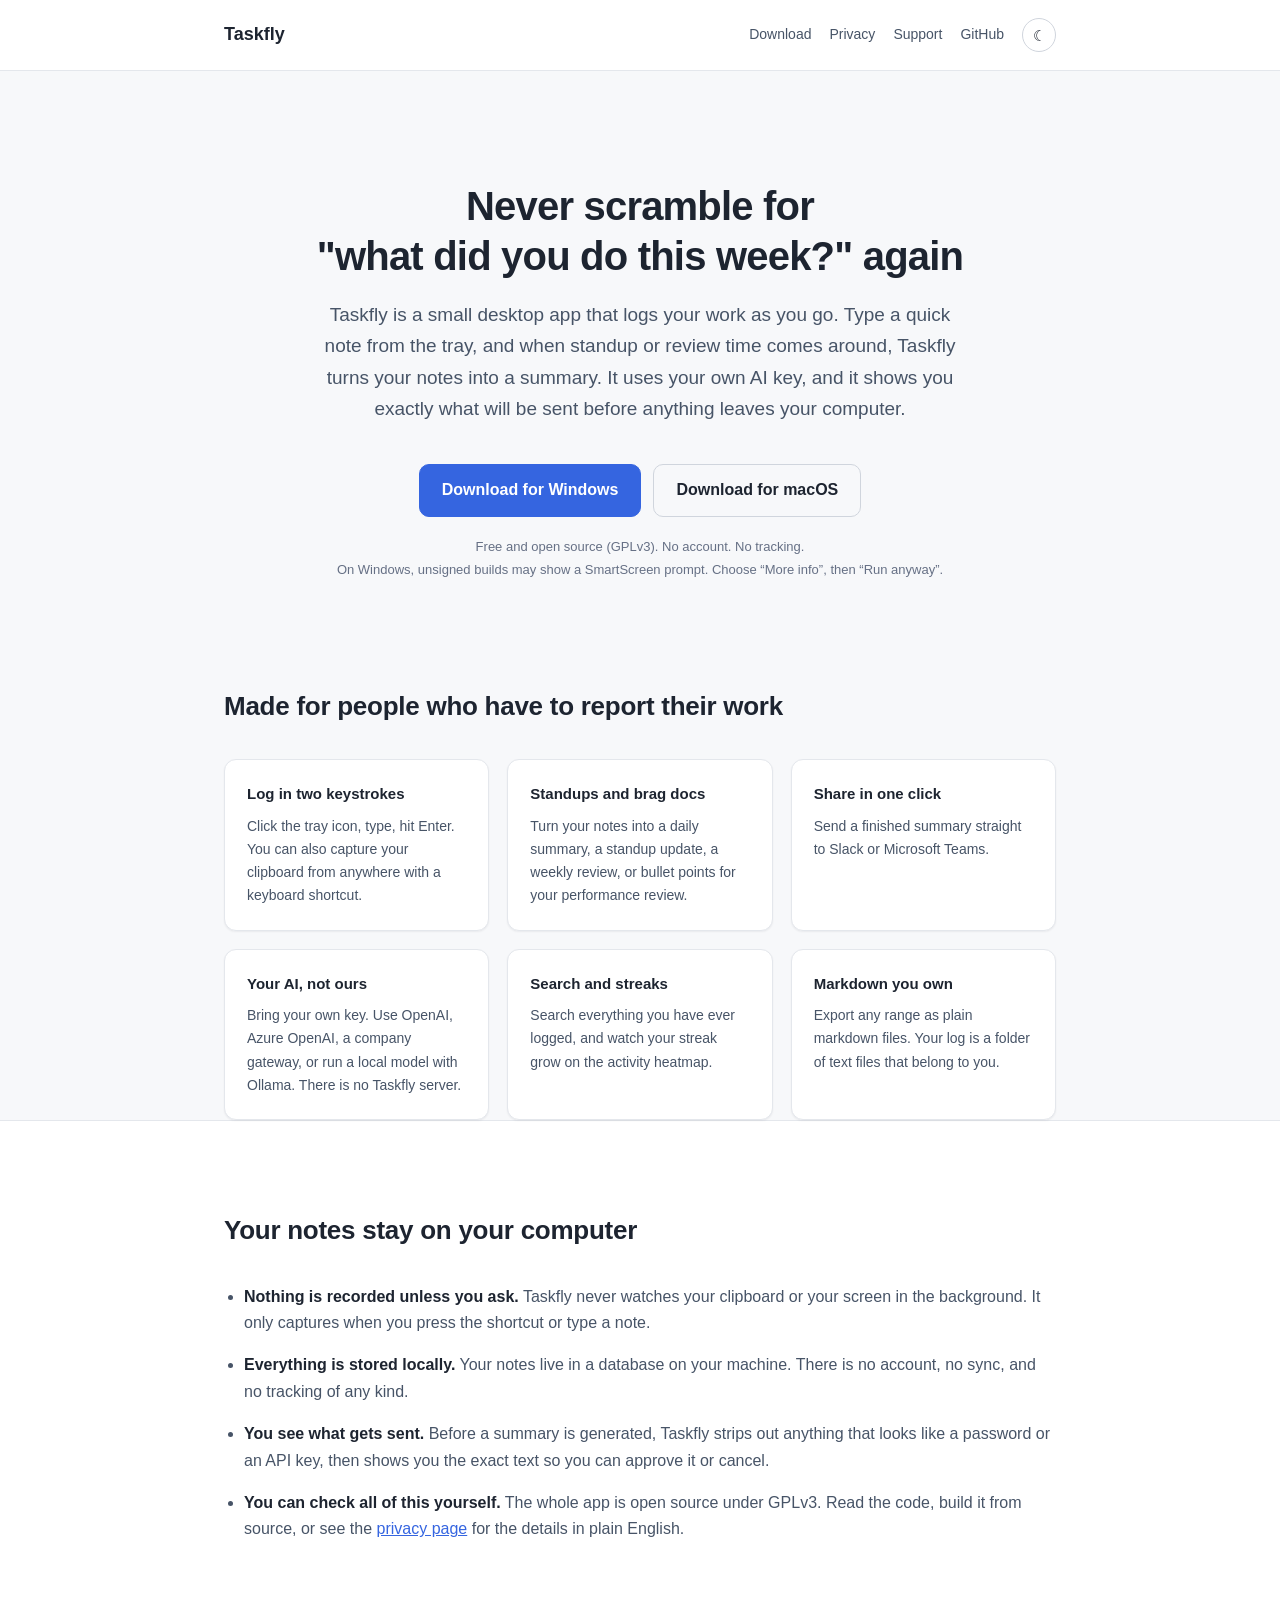
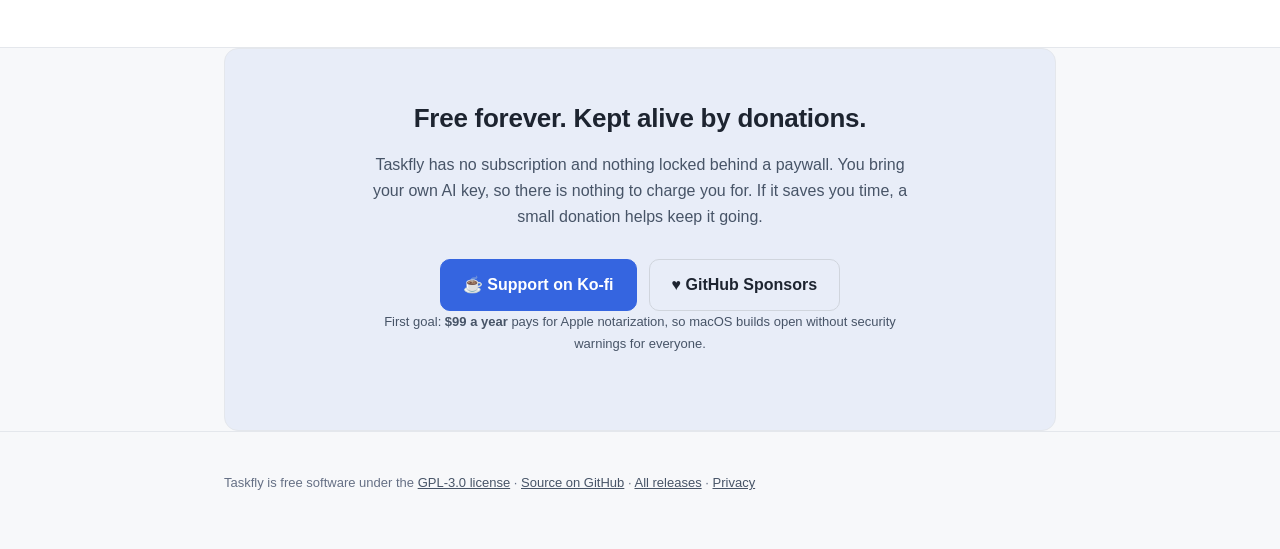
<file: index.html>
<!doctype html>
<html lang="en">
<head>
  <meta charset="utf-8" />
  <meta name="viewport" content="width=device-width, initial-scale=1" />
  <title>Taskfly: your work log, written as you go</title>
  <meta name="description" content="A free, open source (GPLv3) desktop app that logs what you did and writes your standups, weekly reviews, and brag docs. Uses your own AI key. Nothing leaves your computer without your review." />
  <link rel="stylesheet" href="styles.css" />
  <script>
    // Apply a saved theme before first paint to avoid a flash.
    try {
      const t = localStorage.getItem("taskfly-theme");
      if (t) document.documentElement.dataset.theme = t;
    } catch (e) {}
  </script>
</head>
<body>
  <header class="site">
    <div class="wrap">
      <a class="logo" href="index.html">Taskfly</a>
      <nav class="top">
        <a href="#download">Download</a>
        <a href="privacy.html">Privacy</a>
        <a href="#support">Support</a>
        <a id="nav-github" href="#">GitHub</a>
        <button id="theme-toggle" class="theme-toggle" aria-label="Switch between light and dark mode">☾</button>
      </nav>
    </div>
  </header>

  <main>
    <section class="hero wrap">
      <h1>Never scramble for<br />"what did you do this week?" again</h1>
      <p class="tag">
        Taskfly is a small desktop app that logs your work as you go. Type a quick
        note from the tray, and when standup or review time comes around, Taskfly
        turns your notes into a summary. It uses your own AI key, and it shows you
        exactly what will be sent before anything leaves your computer.
      </p>
      <div class="download-row" id="download">
        <a class="btn" id="dl-mac" href="#">Download for macOS</a>
        <a class="btn ghost" id="dl-win" href="#">Download for Windows</a>
      </div>
      <p class="download-note">
        Free and open source (GPLv3). No account. No tracking.<br />
        <span id="gatekeeper-note">On macOS, builds are not notarized yet. The first time, right-click the app
        and choose <code class="kbd">Open</code>.</span>
      </p>
    </section>

    <section class="wrap">
      <h2>Made for people who have to report their work</h2>
      <div class="grid">
        <div class="card"><h3>Log in two keystrokes</h3><p>Click the tray icon, type, hit Enter. You can also capture your clipboard from anywhere with a keyboard shortcut.</p></div>
        <div class="card"><h3>Standups and brag docs</h3><p>Turn your notes into a daily summary, a standup update, a weekly review, or bullet points for your performance review.</p></div>
        <div class="card"><h3>Share in one click</h3><p>Send a finished summary straight to Slack or Microsoft Teams.</p></div>
        <div class="card"><h3>Your AI, not ours</h3><p>Bring your own key. Use OpenAI, Azure OpenAI, a company gateway, or run a local model with Ollama. There is no Taskfly server.</p></div>
        <div class="card"><h3>Search and streaks</h3><p>Search everything you have ever logged, and watch your streak grow on the activity heatmap.</p></div>
        <div class="card"><h3>Markdown you own</h3><p>Export any range as plain markdown files. Your log is a folder of text files that belong to you.</p></div>
      </div>
    </section>

    <section class="trust">
      <div class="wrap">
        <h2>Your notes stay on your computer</h2>
        <ul>
          <li><strong>Nothing is recorded unless you ask.</strong> Taskfly never watches your clipboard or your screen in the background. It only captures when you press the shortcut or type a note.</li>
          <li><strong>Everything is stored locally.</strong> Your notes live in a database on your machine. There is no account, no sync, and no tracking of any kind.</li>
          <li><strong>You see what gets sent.</strong> Before a summary is generated, Taskfly strips out anything that looks like a password or an API key, then shows you the exact text so you can approve it or cancel.</li>
          <li><strong>You can check all of this yourself.</strong> The whole app is open source under GPLv3. Read the code, build it from source, or see the <a href="privacy.html">privacy page</a> for the details in plain English.</li>
        </ul>
      </div>
    </section>

    <section class="wrap" id="support">
      <div class="support-box">
        <h2>Free forever. Kept alive by donations.</h2>
        <p>
          Taskfly has no subscription and nothing locked behind a paywall. You bring
          your own AI key, so there is nothing to charge you for. If it saves you
          time, a small donation helps keep it going.
        </p>
        <div class="download-row">
          <a class="btn" id="donate-kofi" href="#">☕ Support on Ko-fi</a>
          <a class="btn ghost" id="donate-sponsors" href="#">♥ GitHub Sponsors</a>
        </div>
        <p class="milestone">
          First goal: <strong>$99 a year</strong> pays for Apple notarization, so macOS
          builds open without security warnings for everyone.
        </p>
      </div>
    </section>
  </main>

  <footer class="site">
    <div class="wrap">
      Taskfly is free software under the <a id="foot-license" href="#">GPL-3.0 license</a> ·
      <a id="foot-github" href="#">Source on GitHub</a> ·
      <a id="foot-releases" href="#">All releases</a> ·
      <a href="privacy.html">Privacy</a>
    </div>
  </footer>

  <script>
    // ---- EDIT THESE before publishing ----
    const CONFIG = {
      github: "b-mian/taskfly", // owner/repo
      kofi: "https://ko-fi.com/bilalmian_taskfly",               // Ko-fi page URL; button stays hidden until set
      sponsors: "https://github.com/sponsors/b-mian", // set null to hide until enabled
      // Set these to the exact asset names once your first release exists,
      // or leave null to send users to the releases page.
      macAsset: null,  // e.g. "Taskfly_0.2.0_aarch64.dmg"
      winAsset: null,  // e.g. "Taskfly_0.2.0_x64-setup.exe"
    };
    // --------------------------------------

    const gh = `https://github.com/${CONFIG.github}`;
    const releases = `${gh}/releases`;
    const latest = (asset) =>
      asset ? `${gh}/releases/latest/download/${asset}` : `${releases}/latest`;

    document.getElementById("dl-mac").href = latest(CONFIG.macAsset);
    document.getElementById("dl-win").href = latest(CONFIG.winAsset);
    // Donation buttons are hidden until their URLs are configured, so no one
    // ever lands on a wrong or unclaimed page.
    const setOrHide = (id, url) => {
      const el = document.getElementById(id);
      if (url) el.href = url;
      else el.style.display = "none";
    };
    setOrHide("donate-kofi", CONFIG.kofi);
    setOrHide("donate-sponsors", CONFIG.sponsors);
    for (const id of ["nav-github", "foot-github"]) document.getElementById(id).href = gh;
    document.getElementById("foot-releases").href = releases;
    document.getElementById("foot-license").href = `${gh}/blob/main/LICENSE`;

    // Put the visitor's own OS first.
    const isMac = /Mac/i.test(navigator.platform || navigator.userAgent);
    if (!isMac) {
      const mac = document.getElementById("dl-mac");
      const win = document.getElementById("dl-win");
      mac.classList.add("ghost");
      win.classList.remove("ghost");
      win.parentNode.insertBefore(win, mac);
      document.getElementById("gatekeeper-note").textContent =
        "On Windows, unsigned builds may show a SmartScreen prompt. Choose “More info”, then “Run anyway”.";
    }

    // Light/dark toggle. Saved choice beats the OS setting.
    (function () {
      const root = document.documentElement;
      const btn = document.getElementById("theme-toggle");
      const isDark = () =>
        root.dataset.theme
          ? root.dataset.theme === "dark"
          : matchMedia("(prefers-color-scheme: dark)").matches;
      const paint = () => {
        btn.textContent = isDark() ? "☀" : "☾";
      };
      btn.addEventListener("click", () => {
        root.dataset.theme = isDark() ? "light" : "dark";
        try {
          localStorage.setItem("taskfly-theme", root.dataset.theme);
        } catch (e) {}
        paint();
      });
      paint();
    })();
  </script>
</body>
</html>
</file>
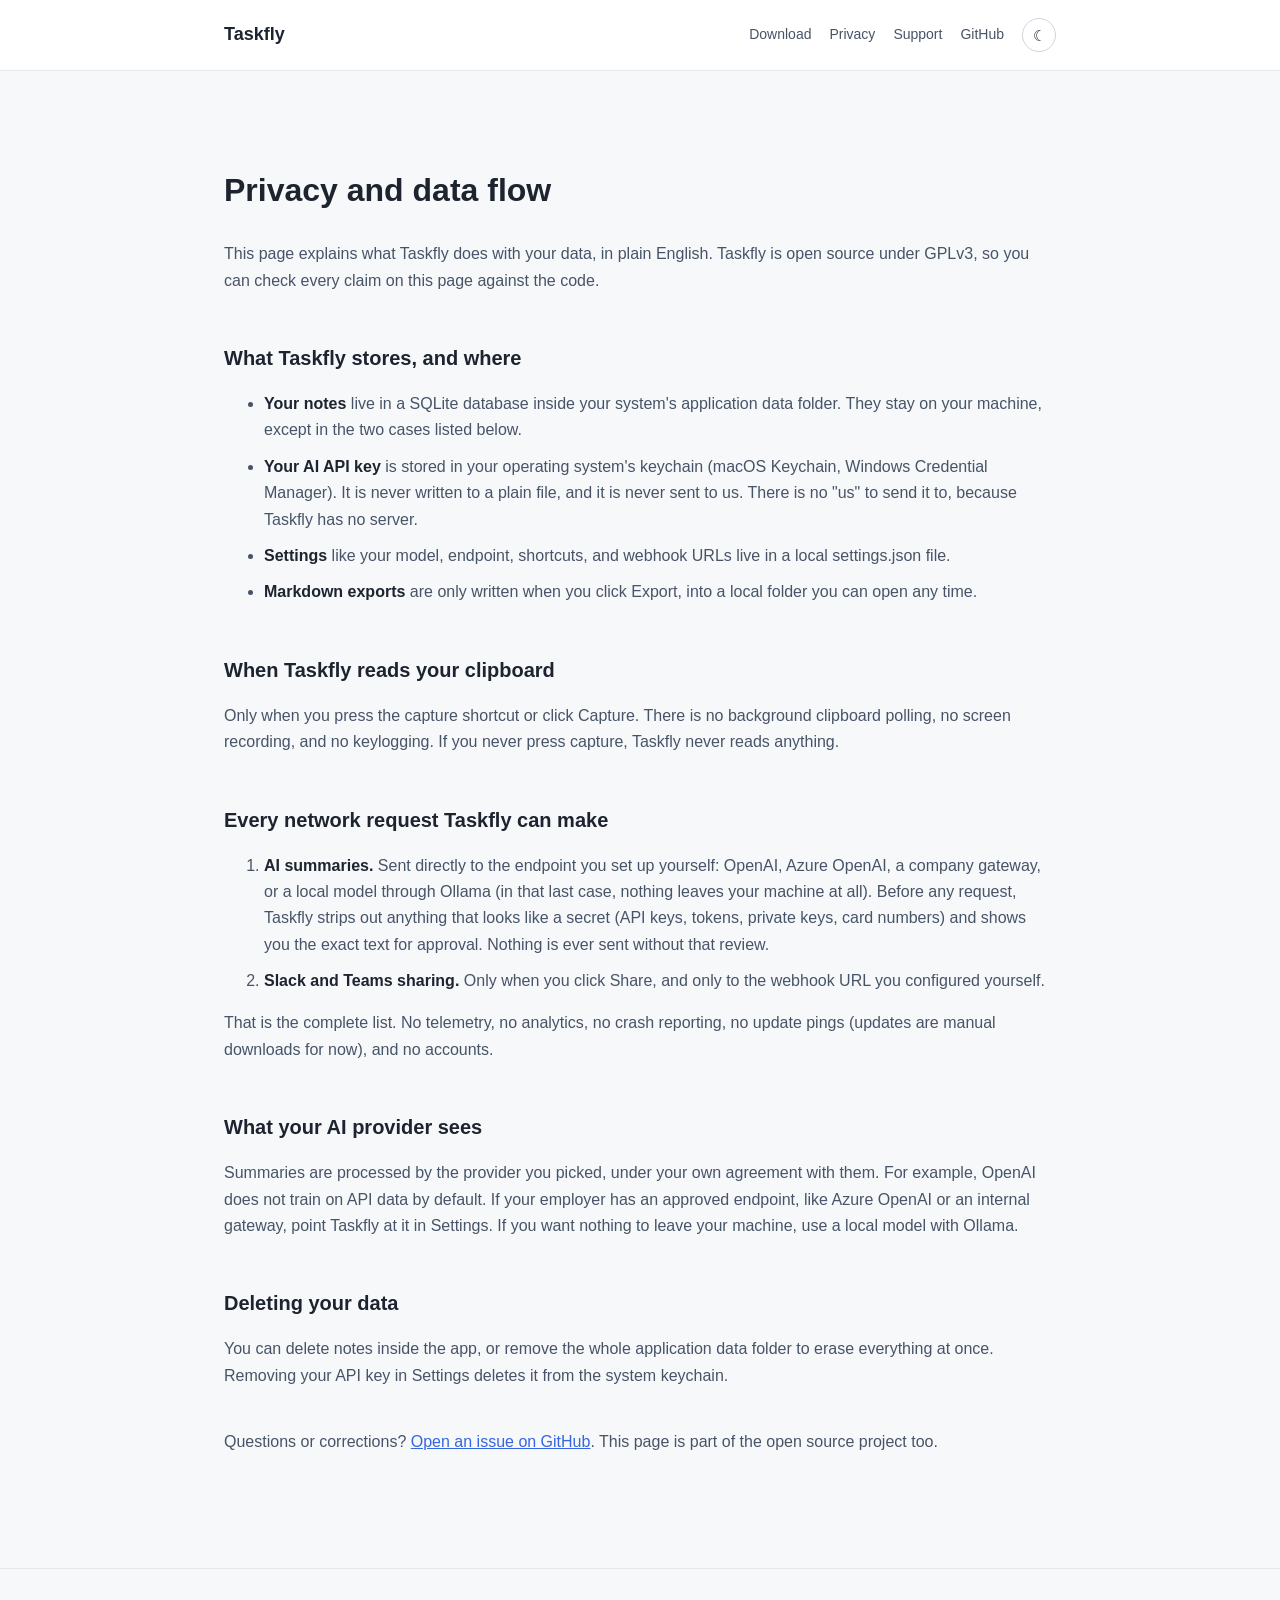
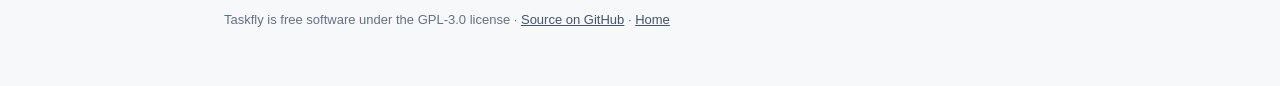
<file: privacy.html>
<!doctype html>
<html lang="en">
<head>
  <meta charset="utf-8" />
  <meta name="viewport" content="width=device-width, initial-scale=1" />
  <title>Taskfly: privacy and data flow</title>
  <meta name="description" content="What Taskfly stores, where it stores it, and every network request it can make. No account, no tracking, no Taskfly server." />
  <link rel="stylesheet" href="styles.css" />
  <script>
    try {
      const t = localStorage.getItem("taskfly-theme");
      if (t) document.documentElement.dataset.theme = t;
    } catch (e) {}
  </script>
</head>
<body>
  <header class="site">
    <div class="wrap">
      <a class="logo" href="index.html">Taskfly</a>
      <nav class="top">
        <a href="index.html#download">Download</a>
        <a href="privacy.html">Privacy</a>
        <a href="index.html#support">Support</a>
        <a id="nav-github" href="#">GitHub</a>
        <button id="theme-toggle" class="theme-toggle" aria-label="Switch between light and dark mode">☾</button>
      </nav>
    </div>
  </header>

  <main class="wrap privacy-page">
    <h1>Privacy and data flow</h1>
    <p>
      This page explains what Taskfly does with your data, in plain English.
      Taskfly is open source under GPLv3, so you can check every claim on this
      page against the code.
    </p>

    <h2>What Taskfly stores, and where</h2>
    <ul>
      <li><strong>Your notes</strong> live in a SQLite database inside your system's application data folder. They stay on your machine, except in the two cases listed below.</li>
      <li><strong>Your AI API key</strong> is stored in your operating system's keychain (macOS Keychain, Windows Credential Manager). It is never written to a plain file, and it is never sent to us. There is no "us" to send it to, because Taskfly has no server.</li>
      <li><strong>Settings</strong> like your model, endpoint, shortcuts, and webhook URLs live in a local settings.json file.</li>
      <li><strong>Markdown exports</strong> are only written when you click Export, into a local folder you can open any time.</li>
    </ul>

    <h2>When Taskfly reads your clipboard</h2>
    <p>
      Only when you press the capture shortcut or click Capture. There is no
      background clipboard polling, no screen recording, and no keylogging. If you
      never press capture, Taskfly never reads anything.
    </p>

    <h2>Every network request Taskfly can make</h2>
    <ol>
      <li>
        <strong>AI summaries.</strong> Sent directly to the endpoint you set up
        yourself: OpenAI, Azure OpenAI, a company gateway, or a local model through
        Ollama (in that last case, nothing leaves your machine at all). Before any
        request, Taskfly strips out anything that looks like a secret (API keys,
        tokens, private keys, card numbers) and shows you the exact text for
        approval. Nothing is ever sent without that review.
      </li>
      <li>
        <strong>Slack and Teams sharing.</strong> Only when you click Share, and
        only to the webhook URL you configured yourself.
      </li>
    </ol>
    <p>
      That is the complete list. No telemetry, no analytics, no crash reporting, no
      update pings (updates are manual downloads for now), and no accounts.
    </p>

    <h2>What your AI provider sees</h2>
    <p>
      Summaries are processed by the provider you picked, under your own agreement
      with them. For example, OpenAI does not train on API data by default. If your
      employer has an approved endpoint, like Azure OpenAI or an internal gateway,
      point Taskfly at it in Settings. If you want nothing to leave your machine,
      use a local model with Ollama.
    </p>

    <h2>Deleting your data</h2>
    <p>
      You can delete notes inside the app, or remove the whole application data
      folder to erase everything at once. Removing your API key in Settings deletes
      it from the system keychain.
    </p>

    <p style="margin-top: 40px;">
      Questions or corrections? <a id="issues-link" href="#">Open an issue on GitHub</a>.
      This page is part of the open source project too.
    </p>
  </main>

  <footer class="site">
    <div class="wrap">
      Taskfly is free software under the GPL-3.0 license ·
      <a id="foot-github" href="#">Source on GitHub</a> ·
      <a href="index.html">Home</a>
    </div>
  </footer>

  <script>
    const gh = "https://github.com/b-mian/taskfly"; // keep in sync with index.html
    document.getElementById("nav-github").href = gh;
    document.getElementById("foot-github").href = gh;
    document.getElementById("issues-link").href = `${gh}/issues`;

    (function () {
      const root = document.documentElement;
      const btn = document.getElementById("theme-toggle");
      const isDark = () =>
        root.dataset.theme
          ? root.dataset.theme === "dark"
          : matchMedia("(prefers-color-scheme: dark)").matches;
      const paint = () => {
        btn.textContent = isDark() ? "☀" : "☾";
      };
      btn.addEventListener("click", () => {
        root.dataset.theme = isDark() ? "light" : "dark";
        try {
          localStorage.setItem("taskfly-theme", root.dataset.theme);
        } catch (e) {}
        paint();
      });
      paint();
    })();
  </script>
</body>
</html>
</file>
<file: styles.css>
/* Taskfly site. Light/dark follows the OS by default; the header toggle
   sets data-theme on <html> and wins over the OS setting. */

:root {
  --bg: #f7f8fa;
  --surface: #ffffff;
  --surface-2: #f2f4f7;
  --border: #e4e7ec;
  --border-strong: #d0d5dd;
  --txt-0: #1d2430;
  --txt-1: #475467;
  --muted: #667085;
  --accent: #3565e0;
  --accent-hover: #2b56c4;
  --accent-soft: rgba(53, 101, 224, 0.08);
  --on-accent: #ffffff;
  --shadow: 0 1px 2px rgba(16, 24, 40, 0.06);
}

@media (prefers-color-scheme: dark) {
  :root {
    --bg: #15171c;
    --surface: #1d2026;
    --surface-2: #23262d;
    --border: #2e323a;
    --border-strong: #3c414b;
    --txt-0: #e7eaef;
    --txt-1: #b3bac4;
    --muted: #98a2b3;
    --accent: #6b93f8;
    --accent-hover: #85a6f9;
    --accent-soft: rgba(107, 147, 248, 0.12);
    --on-accent: #101828;
    --shadow: none;
  }
}

/* Explicit choice from the toggle overrides the OS setting, both directions. */
:root[data-theme="light"] {
  --bg: #f7f8fa;
  --surface: #ffffff;
  --surface-2: #f2f4f7;
  --border: #e4e7ec;
  --border-strong: #d0d5dd;
  --txt-0: #1d2430;
  --txt-1: #475467;
  --muted: #667085;
  --accent: #3565e0;
  --accent-hover: #2b56c4;
  --accent-soft: rgba(53, 101, 224, 0.08);
  --on-accent: #ffffff;
  --shadow: 0 1px 2px rgba(16, 24, 40, 0.06);
}

:root[data-theme="dark"] {
  --bg: #15171c;
  --surface: #1d2026;
  --surface-2: #23262d;
  --border: #2e323a;
  --border-strong: #3c414b;
  --txt-0: #e7eaef;
  --txt-1: #b3bac4;
  --muted: #98a2b3;
  --accent: #6b93f8;
  --accent-hover: #85a6f9;
  --accent-soft: rgba(107, 147, 248, 0.12);
  --on-accent: #101828;
  --shadow: none;
}

* { box-sizing: border-box; }

body {
  margin: 0;
  font-family: -apple-system, BlinkMacSystemFont, "Segoe UI", Roboto, "Helvetica Neue", Arial, sans-serif;
  background: var(--bg);
  color: var(--txt-0);
  line-height: 1.65;
  -webkit-font-smoothing: antialiased;
}

.wrap { max-width: 880px; margin: 0 auto; padding: 0 24px; }

/* Header */
header.site {
  padding: 18px 0;
  border-bottom: 1px solid var(--border);
  background: var(--surface);
}
header.site .wrap { display: flex; align-items: center; gap: 16px; }
.logo { font-weight: 700; font-size: 18px; text-decoration: none; color: var(--txt-0); }
nav.top { margin-left: auto; display: flex; gap: 18px; align-items: center; }
nav.top a { color: var(--txt-1); text-decoration: none; font-size: 14px; }
nav.top a:hover { color: var(--accent); }

.theme-toggle {
  width: 34px;
  height: 34px;
  border-radius: 50%;
  border: 1px solid var(--border-strong);
  background: var(--surface);
  color: var(--txt-0);
  font-size: 15px;
  line-height: 1;
  cursor: pointer;
}
.theme-toggle:hover { background: var(--surface-2); }

/* Hero */
.hero { padding: 110px 0 90px; text-align: center; }
.hero h1 { font-size: 40px; line-height: 1.25; letter-spacing: -0.02em; margin: 0 0 18px; }
.hero p.tag { font-size: 19px; color: var(--txt-1); max-width: 640px; margin: 0 auto 40px; }

/* Buttons */
.btn {
  display: inline-block;
  padding: 12px 22px;
  border-radius: 10px;
  border: 1px solid var(--accent);
  background: var(--accent);
  color: var(--on-accent);
  font-weight: 600;
  text-decoration: none;
  transition: background-color 120ms ease;
}
.btn:hover { background: var(--accent-hover); }
.btn.ghost { background: transparent; color: var(--txt-0); border-color: var(--border-strong); }
.btn.ghost:hover { background: var(--surface-2); }
.download-row { display: flex; gap: 12px; justify-content: center; flex-wrap: wrap; }
.download-note { font-size: 13px; color: var(--muted); margin-top: 18px; line-height: 1.8; }

/* Sections: generous breathing room */
section { padding: 88px 0; }
section h2 { font-size: 26px; letter-spacing: -0.01em; margin: 0 0 32px; }

.grid { display: grid; grid-template-columns: repeat(auto-fit, minmax(240px, 1fr)); gap: 18px; }
.card {
  background: var(--surface);
  border: 1px solid var(--border);
  border-radius: 12px;
  padding: 22px;
  box-shadow: var(--shadow);
}
.card h3 { margin: 0 0 8px; font-size: 15px; }
.card p { margin: 0; font-size: 14px; color: var(--txt-1); }

.trust {
  background: var(--surface);
  border-top: 1px solid var(--border);
  border-bottom: 1px solid var(--border);
}
.trust ul { padding-left: 20px; color: var(--txt-1); margin: 0; }
.trust li { margin: 16px 0; }
.trust strong { color: var(--txt-0); }
.trust a { color: var(--accent); }

.support-box {
  text-align: center;
  background: var(--accent-soft);
  border: 1px solid var(--border);
  border-radius: 14px;
  padding: 48px 32px;
}
.support-box h2 { margin-bottom: 12px; }
.support-box p { color: var(--txt-1); max-width: 560px; margin: 0 auto 28px; }
.milestone { font-size: 13px; color: var(--muted); margin-top: 20px; }

footer.site {
  padding: 40px 0 56px;
  color: var(--muted);
  font-size: 13px;
  border-top: 1px solid var(--border);
}
footer.site a { color: var(--txt-1); }

code.kbd {
  background: var(--surface-2);
  border: 1px solid var(--border);
  border-radius: 5px;
  padding: 1px 6px;
  font-size: 13px;
}

/* Privacy page */
.privacy-page { padding: 72px 24px 96px; }
.privacy-page h1 { margin-bottom: 24px; }
.privacy-page h2 { font-size: 20px; margin-top: 48px; margin-bottom: 14px; }
.privacy-page p, .privacy-page li { color: var(--txt-1); }
.privacy-page li { margin: 10px 0; }
.privacy-page strong { color: var(--txt-0); }
.privacy-page a { color: var(--accent); }
</file>
